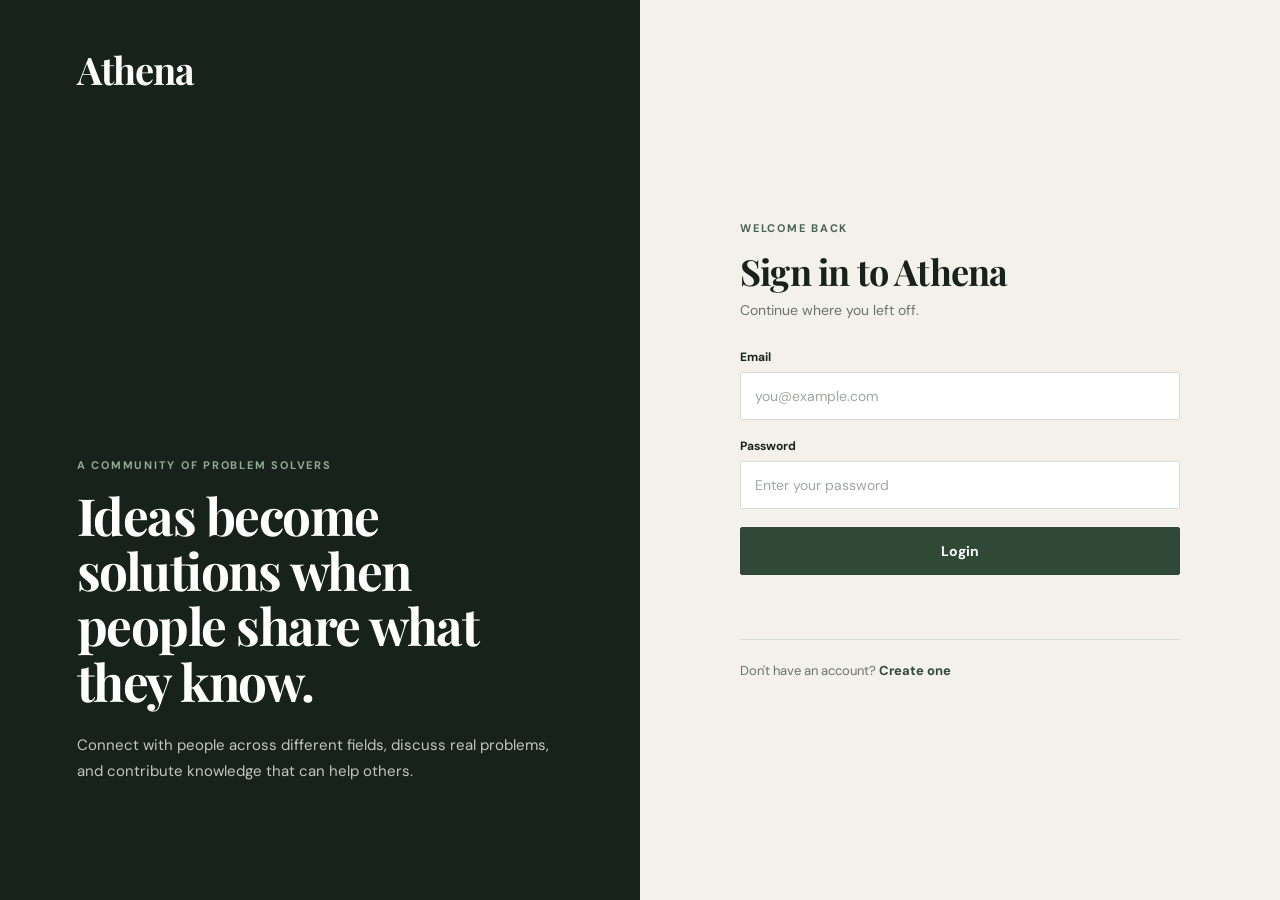
<file: frontend/index.html>
<!DOCTYPE html>
<html lang="en">
<head>
    <meta charset="UTF-8">
    <meta name="viewport" content="width=device-width, initial-scale=1.0">
    <title>Athena</title>
    <link rel="stylesheet" href="assets/css/style.css">
</head>
<body>
    <header>
        <div>
            <h1>Athena</h1>
            <p id="userGreeting"></p>
        </div>
    </header>

    <nav>
        <button class="navButton" data-section="overview">Overview</button>
        <button class="navButton" data-section="role">My Role</button>
        <button class="navButton" data-section="problems">Problems</button>
        <button class="navButton" data-section="solved">Solved Problems</button>
        <button class="navButton" data-section="settings">Settings</button>
    </nav>

    <main>
        <section id="overview" class="appSection">
            <h2>Overview</h2>
            <p>Welcome to Athena.</p>

            <div id="overviewProblems">
                <p>Loading problems...</p>
            </div>
        </section>

        <section id="role" class="appSection" hidden>
            <h2>My Role</h2>
            <p id="roleInformation"></p>

            <div id="roleProblems">
                <p>Loading role problems...</p>
            </div>
        </section>

        <section id="problems" class="appSection" hidden>
            <h2>Problems</h2>

            <button id="createProblemButton" type="button">
                Create Problem
            </button>

            <div id="problemFormContainer" hidden>
                <h3>Post a Problem</h3>

                <form id="problemForm">
                    <input
                        type="text"
                        id="problemTitle"
                        placeholder="Problem title"
                        required
                    >

                    <textarea
                        id="problemDescription"
                        placeholder="Describe your problem"
                        required
                    ></textarea>

                    <label for="problemImage1">Image 1</label>
                    <input
                        type="file"
                        id="problemImage1"
                        accept="image/*"
                        required
                    >

                    <label for="problemImage2">Image 2</label>
                    <input
                        type="file"
                        id="problemImage2"
                        accept="image/*"
                    >

                    <label for="problemImage3">Image 3</label>
                    <input
                        type="file"
                        id="problemImage3"
                        accept="image/*"
                    >

                    <label for="problemImage4">Image 4</label>
                    <input
                        type="file"
                        id="problemImage4"
                        accept="image/*"
                    >

                    <button type="submit">Post Problem</button>

                    <p id="problemMessage"></p>
                </form>
            </div>

            <div id="problemsFeed">
                <p>Loading problems...</p>
            </div>
        </section>

        <section id="problemDetail" class="appSection" hidden>
            <button id="backToProblemsButton" type="button">
                Back to Problems
            </button>

            <div id="problemDetailContent">
                <p>Loading problem...</p>
            </div>
        </section>

        <section id="solved" class="appSection" hidden>
            <h2>Solved Problems</h2>

            <div id="solvedProblems">
                <p>Loading solved problems...</p>
            </div>
        </section>

        <section id="settings" class="appSection" hidden>
            <h2>Settings</h2>
            <button id="settingsLogoutButton">Logout</button>
        </section>
    </main>

    <script src="assets/js/index.js"></script>
</body>
</html>
</file>
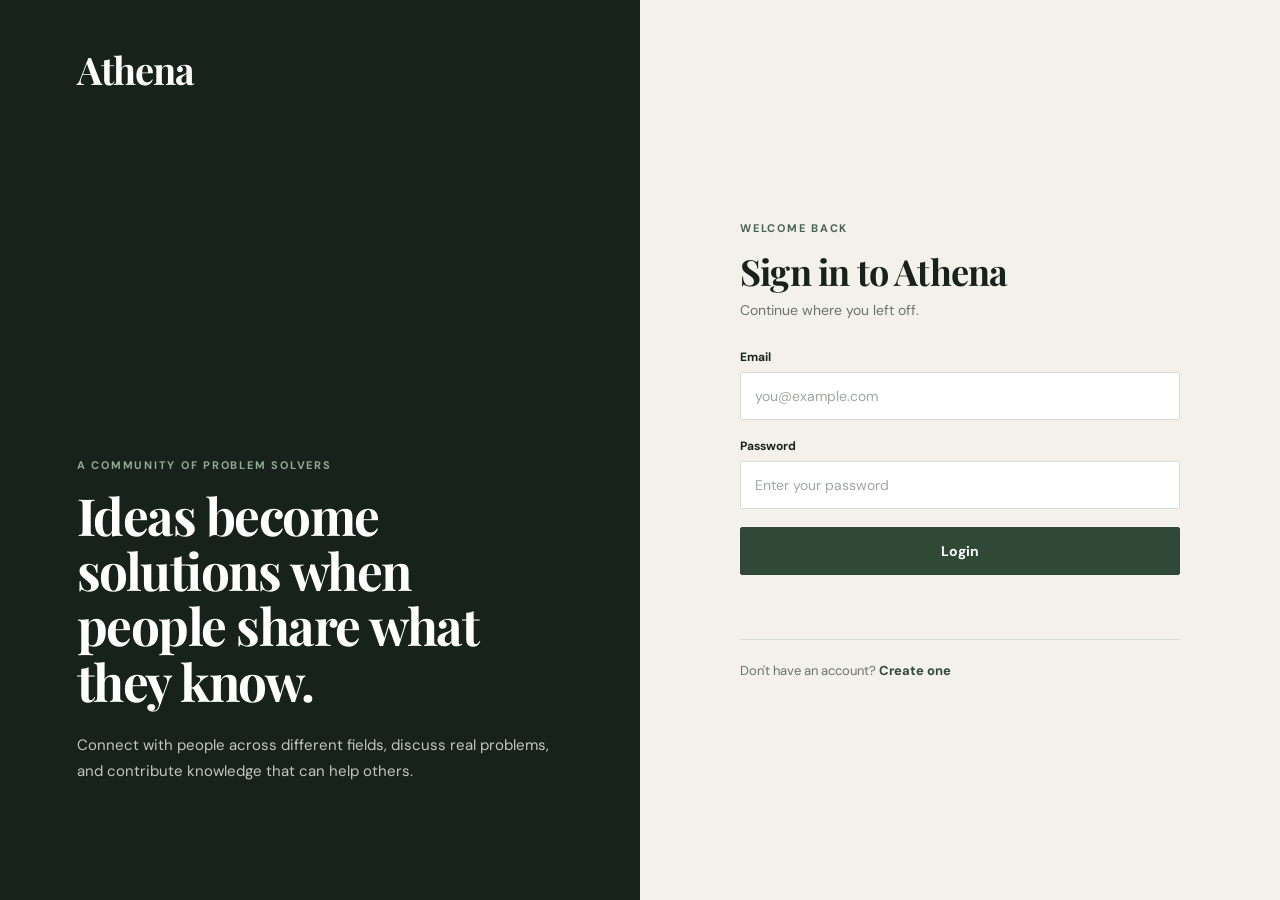
<file: frontend/login.html>
<!DOCTYPE html>
<html lang="en">
<head>
    <meta charset="UTF-8">
    <meta name="viewport" content="width=device-width, initial-scale=1.0">
    <title>Athena - Login</title>
    <link rel="stylesheet" href="assets/css/auth.css">
</head>
<body>
    <main class="authPage">
        <section class="authIntro">
            <a href="index.html" class="brand">Athena</a>

            <div class="introContent">
                <p class="eyebrow">A COMMUNITY OF PROBLEM SOLVERS</p>
                <h1>Ideas become solutions when people share what they know.</h1>
                <p>
                    Connect with people across different fields, discuss real problems,
                    and contribute knowledge that can help others.
                </p>
            </div>
        </section>

        <section class="authPanel">
            <div class="authCard">
                <div class="authHeader">
                    <p class="eyebrow">WELCOME BACK</p>
                    <h2>Sign in to Athena</h2>
                    <p>Continue where you left off.</p>
                </div>

                <form id="loginForm">
                    <div class="field">
                        <label for="email">Email</label>
                        <input
                            type="email"
                            id="email"
                            placeholder="you@example.com"
                            required
                        >
                    </div>

                    <div class="field">
                        <label for="password">Password</label>
                        <input
                            type="password"
                            id="password"
                            placeholder="Enter your password"
                            required
                        >
                    </div>

                    <button type="submit" class="primaryButton">
                        Login
                    </button>

                    <p id="message"></p>
                </form>

                <p class="authSwitch">
                    Don't have an account?
                    <a href="signup.html">Create one</a>
                </p>
            </div>
        </section>
    </main>

    <script src="assets/js/login.js"></script>
</body>
</html>
</file>
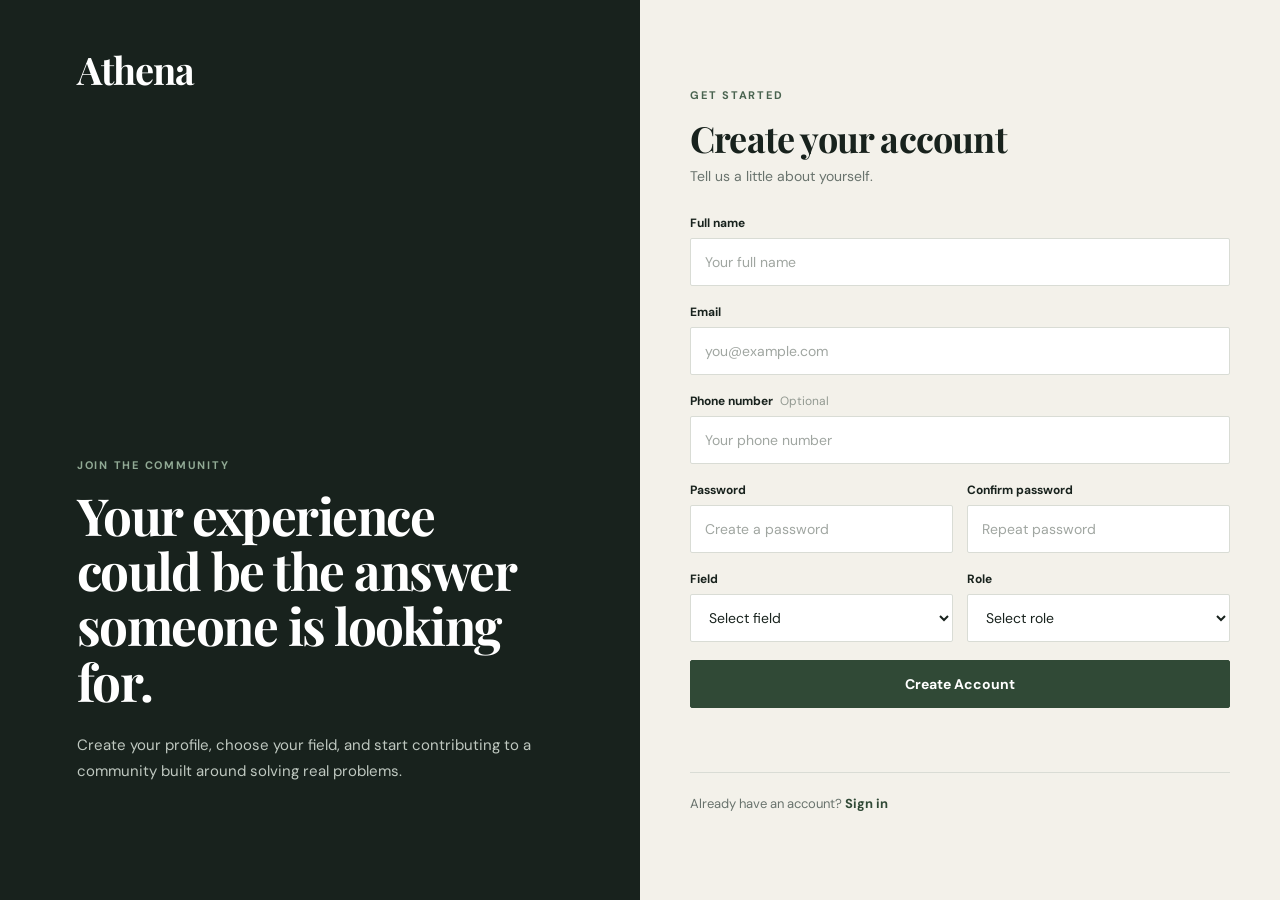
<file: frontend/signup.html>
<!DOCTYPE html>
<html lang="en">
<head>
    <meta charset="UTF-8">
    <meta name="viewport" content="width=device-width, initial-scale=1.0">
    <title>Athena - Sign Up</title>
    <link rel="stylesheet" href="assets/css/auth.css">
</head>
<body>
    <main class="authPage">
        <section class="authIntro">
            <a href="index.html" class="brand">Athena</a>

            <div class="introContent">
                <p class="eyebrow">JOIN THE COMMUNITY</p>
                <h1>Your experience could be the answer someone is looking for.</h1>
                <p>
                    Create your profile, choose your field, and start contributing
                    to a community built around solving real problems.
                </p>
            </div>
        </section>

        <section class="authPanel">
            <div class="authCard signupCard">
                <div class="authHeader">
                    <p class="eyebrow">GET STARTED</p>
                    <h2>Create your account</h2>
                    <p>Tell us a little about yourself.</p>
                </div>

                <form id="signupForm">
                    <div class="field">
                        <label for="fullName">Full name</label>
                        <input
                            type="text"
                            id="fullName"
                            placeholder="Your full name"
                            required
                        >
                    </div>

                    <div class="field">
                        <label for="email">Email</label>
                        <input
                            type="email"
                            id="email"
                            placeholder="you@example.com"
                            required
                        >
                    </div>

                    <div class="field">
                        <label for="phone">Phone number <span>Optional</span></label>
                        <input
                            type="tel"
                            id="phone"
                            placeholder="Your phone number"
                        >
                    </div>

                    <div class="formRow">
                        <div class="field">
                            <label for="password">Password</label>
                            <input
                                type="password"
                                id="password"
                                placeholder="Create a password"
                                required
                            >
                        </div>

                        <div class="field">
                            <label for="confirmPassword">Confirm password</label>
                            <input
                                type="password"
                                id="confirmPassword"
                                placeholder="Repeat password"
                                required
                            >
                        </div>
                    </div>

                    <div class="formRow">
                        <div class="field">
                            <label for="category">Field</label>
                            <select id="category" required>
                                <option value="">Select field</option>
                                <option value="Software">Software</option>
                                <option value="Agriculture">Agriculture</option>
                                <option value="Healthcare">Healthcare</option>
                            </select>
                        </div>

                        <div class="field">
                            <label for="role">Role</label>
                            <select id="role" required>
                                <option value="">Select role</option>
                            </select>
                        </div>
                    </div>

                    <button type="submit" class="primaryButton">
                        Create Account
                    </button>

                    <p id="message"></p>
                </form>

                <p class="authSwitch">
                    Already have an account?
                    <a href="login.html">Sign in</a>
                </p>
            </div>
        </section>
    </main>

    <script src="assets/js/signup.js"></script>
</body>
</html>
</file>
<file: frontend/assets/css/style.css>
@import url("https://fonts.googleapis.com/css2?family=DM+Sans:wght@400;500;600;700&family=Playfair+Display:wght@600;700&display=swap");

:root {
    --ink: #18221d;
    --muted: #69736d;
    --soft: #f3f1ea;
    --paper: #fbfaf6;
    --white: #ffffff;
    --line: #dedfd7;
    --green: #49634f;
    --green-dark: #304936;
    --green-soft: #e7eee7;
    --red: #b44d43;
    --red-soft: #f5e5e2;
}

* {
    box-sizing: border-box;
    margin: 0;
    padding: 0;
}

html {
    scroll-behavior: smooth;
}

body {
    font-family: "DM Sans", sans-serif;
    background: var(--soft);
    color: var(--ink);
    min-height: 100vh;
    line-height: 1.55;
}

button,
input,
textarea {
    font-family: inherit;
}

button {
    cursor: pointer;
}

header {
    background: var(--ink);
    color: var(--white);
    padding: 32px max(5vw, 28px) 28px;
    border-bottom: 4px solid var(--green);
}

header h1 {
    font-family: "Playfair Display", serif;
    font-size: clamp(34px, 5vw, 48px);
    font-weight: 700;
    letter-spacing: -1.5px;
    line-height: 1;
    margin-bottom: 10px;
}

header p {
    color: #bfc8c0;
    font-size: 14px;
}

nav {
    background: var(--white);
    border-bottom: 1px solid var(--line);
    padding: 0 max(5vw, 28px);
    display: flex;
    gap: 4px;
    overflow-x: auto;
    scrollbar-width: none;
}

nav::-webkit-scrollbar {
    display: none;
}

.navButton {
    position: relative;
    border: 0;
    background: transparent;
    color: var(--muted);
    padding: 17px 14px 15px;
    border-radius: 0;
    font-size: 14px;
    font-weight: 600;
    white-space: nowrap;
    transition: color 0.2s ease;
}

.navButton::after {
    content: "";
    position: absolute;
    left: 14px;
    right: 14px;
    bottom: 0;
    height: 2px;
    background: var(--green);
    transform: scaleX(0);
    transition: transform 0.2s ease;
}

.navButton:hover {
    background: transparent;
    color: var(--ink);
}

.navButton:hover::after {
    transform: scaleX(1);
}

main {
    width: min(1040px, calc(100% - 48px));
    margin: 44px auto 80px;
}

.appSection {
    background: transparent;
    border: 0;
    border-radius: 0;
    padding: 0;
    margin-bottom: 36px;
}

.appSection h2 {
    font-family: "Playfair Display", serif;
    font-size: clamp(30px, 4vw, 40px);
    line-height: 1.1;
    letter-spacing: -0.7px;
    margin-bottom: 8px;
}

.appSection > p {
    color: var(--muted);
    font-size: 15px;
    margin-bottom: 28px;
}

#overviewProblems,
#roleProblems,
#problemsFeed,
#solvedProblems {
    display: grid;
    gap: 18px;
    margin-top: 28px;
}

.problemCard {
    position: relative;
    background: var(--white);
    border: 1px solid var(--line);
    border-radius: 3px;
    padding: 28px 30px;
    cursor: pointer;
    transition: border-color 0.2s ease, transform 0.2s ease;
}

.problemCard::before {
    content: "";
    position: absolute;
    left: -1px;
    top: -1px;
    bottom: -1px;
    width: 3px;
    background: var(--green);
    transform: scaleY(0);
    transition: transform 0.2s ease;
}

.problemCard:hover {
    border-color: #bdc5bd;
    transform: translateX(3px);
}

.problemCard:hover::before {
    transform: scaleY(1);
}

.problemTag {
    display: inline-block;
    background: transparent;
    color: var(--green);
    padding: 0;
    border-radius: 0;
    font-size: 11px;
    font-weight: 700;
    letter-spacing: 0.14em;
    margin-bottom: 12px;
}

.problemCard h3 {
    font-family: "Playfair Display", serif;
    font-size: 24px;
    line-height: 1.25;
    letter-spacing: -0.3px;
    margin-bottom: 12px;
}

.problemCard p {
    color: var(--muted);
    font-size: 14px;
    line-height: 1.65;
    margin-bottom: 6px;
}

.problemCard p:nth-last-of-type(1) {
    color: #929991;
    font-size: 12px;
}

.problemImages {
    display: grid;
    grid-template-columns: repeat(auto-fit, minmax(150px, 1fr));
    gap: 8px;
    margin-top: 22px;
}

.problemImages img {
    width: 100%;
    height: 190px;
    object-fit: cover;
    border-radius: 2px;
    display: block;
}

button {
    border: 1px solid var(--green-dark);
    border-radius: 3px;
    background: var(--green-dark);
    color: var(--white);
    padding: 11px 18px;
    font-size: 14px;
    font-weight: 600;
    transition: background 0.2s ease, border-color 0.2s ease;
}

button:hover {
    background: var(--green);
    border-color: var(--green);
}

button:disabled {
    opacity: 0.5;
    cursor: not-allowed;
}

#problemFormContainer {
    background: var(--paper);
    border: 1px solid var(--line);
    border-radius: 3px;
    padding: 28px;
    margin-top: 18px;
}

#problemFormContainer h3 {
    font-family: "Playfair Display", serif;
    font-size: 24px;
    margin-bottom: 20px;
}

form {
    display: flex;
    flex-direction: column;
    gap: 13px;
}

input,
textarea {
    width: 100%;
    border: 1px solid #cfd3cc;
    border-radius: 2px;
    padding: 13px 14px;
    font-size: 14px;
    background: var(--white);
    color: var(--ink);
    transition: border-color 0.2s ease;
}

input::placeholder,
textarea::placeholder {
    color: #9aa19b;
}

textarea {
    min-height: 125px;
    resize: vertical;
}

input:focus,
textarea:focus {
    outline: none;
    border-color: var(--green);
}

label {
    font-size: 12px;
    font-weight: 700;
    color: var(--muted);
    letter-spacing: 0.03em;
}

#problemMessage,
#completionMessage,
#commentMessage {
    color: var(--muted);
    font-size: 13px;
}

#problemDetail {
    max-width: 820px;
}

#backToProblemsButton {
    background: transparent;
    color: var(--green-dark);
    border: 0;
    padding: 0;
    margin-bottom: 30px;
}

#backToProblemsButton:hover {
    background: transparent;
    color: var(--green);
}

#problemDetailContent {
    background: var(--white);
    border: 1px solid var(--line);
    padding: clamp(24px, 5vw, 42px);
}

#problemDetailContent > .problemTag {
    margin-bottom: 16px;
}

#problemDetailContent > h2 {
    font-family: "Playfair Display", serif;
    font-size: clamp(32px, 5vw, 46px);
    line-height: 1.12;
    letter-spacing: -1px;
    margin-bottom: 22px;
}

#problemDetailContent > p {
    color: var(--muted);
    line-height: 1.7;
    margin-bottom: 9px;
}

.problemDetailImages {
    display: grid;
    grid-template-columns: repeat(auto-fit, minmax(220px, 1fr));
    gap: 10px;
    margin: 28px 0 34px;
}

.problemDetailImages img {
    width: 100%;
    max-height: 360px;
    object-fit: cover;
    display: block;
}

#problemDetailContent h3 {
    font-family: "Playfair Display", serif;
    font-size: 24px;
    margin-top: 36px;
    margin-bottom: 15px;
}

#likeButton {
    background: transparent;
    color: var(--red);
    border-color: #d9b1ad;
    margin-right: 10px;
}

#likeButton:hover {
    background: var(--red-soft);
    border-color: var(--red);
}

#likeCount {
    color: var(--muted);
    font-size: 13px;
}

#completionInput,
#commentInput {
    min-height: 115px;
}

#commentsContainer {
    display: grid;
    gap: 0;
    margin-top: 20px;
    border-top: 1px solid var(--line);
}

.commentCard {
    background: transparent;
    border: 0;
    border-bottom: 1px solid var(--line);
    border-radius: 0;
    padding: 20px 4px;
}

.commentCard strong {
    display: block;
    color: var(--ink);
    font-size: 14px;
    margin-bottom: 5px;
}

.commentCard p {
    color: var(--muted);
    font-size: 14px;
    line-height: 1.65;
    margin-bottom: 7px;
}

.commentCard small {
    color: #9aa19b;
    font-size: 11px;
}

#solvedProblems .problemCard {
    border-left: 3px solid var(--green);
}

#solvedProblems .problemCard::before {
    display: none;
}

#solvedProblems .problemTag {
    color: var(--green);
}

#solvedProblems .problemCard h3 {
    margin-bottom: 10px;
}

#settingsLogoutButton {
    background: transparent;
    color: var(--red);
    border-color: #d9b1ad;
    margin-top: 10px;
}

#settingsLogoutButton:hover {
    background: var(--red-soft);
    border-color: var(--red);
}

@media (max-width: 700px) {
    header {
        padding: 26px 20px 24px;
    }

    header h1 {
        font-size: 38px;
    }

    nav {
        padding: 0 16px;
    }

    .navButton {
        padding: 15px 12px 13px;
        font-size: 13px;
    }

    main {
        width: calc(100% - 32px);
        margin: 30px auto 60px;
    }

    .problemCard {
        padding: 22px;
    }

    .problemCard h3 {
        font-size: 21px;
    }

    .problemImages {
        grid-template-columns: 1fr;
    }

    .problemImages img {
        height: 230px;
    }

    #problemFormContainer {
        padding: 20px;
    }

    #problemDetailContent {
        padding: 24px 20px;
    }

    .problemDetailImages {
        grid-template-columns: 1fr;
    }
}
</file>
<file: frontend/assets/css/auth.css>
@import url("https://fonts.googleapis.com/css2?family=DM+Sans:wght@400;500;600;700&family=Playfair+Display:wght@600;700&display=swap");

:root {
    --ink: #18221d;
    --muted: #69736d;
    --paper: #f3f1ea;
    --white: #ffffff;
    --line: #d9dcd5;
    --green: #49634f;
    --green-dark: #304936;
    --red: #b44d43;
}

* {
    box-sizing: border-box;
    margin: 0;
    padding: 0;
}

body {
    font-family: "DM Sans", sans-serif;
    background: var(--paper);
    color: var(--ink);
    min-height: 100vh;
}

.authPage {
    min-height: 100vh;
    display: grid;
    grid-template-columns: 1fr 1fr;
}

.authIntro {
    background: var(--ink);
    color: var(--white);
    padding: 44px max(6vw, 40px);
    display: flex;
    flex-direction: column;
    justify-content: space-between;
}

.brand {
    color: var(--white);
    text-decoration: none;
    font-family: "Playfair Display", serif;
    font-size: 38px;
    font-weight: 700;
    letter-spacing: -1px;
}

.introContent {
    max-width: 540px;
    padding-bottom: 8vh;
}

.eyebrow {
    color: var(--green);
    font-size: 11px;
    font-weight: 700;
    letter-spacing: 0.16em;
    margin-bottom: 16px;
}

.authIntro .eyebrow {
    color: #91aa95;
}

.introContent h1 {
    font-family: "Playfair Display", serif;
    font-size: clamp(38px, 4vw, 62px);
    line-height: 1.08;
    letter-spacing: -1.5px;
    margin-bottom: 24px;
}

.introContent > p:last-child {
    max-width: 480px;
    color: #bfc8c0;
    line-height: 1.7;
    font-size: 15px;
}

.authPanel {
    display: flex;
    align-items: center;
    justify-content: center;
    padding: 50px;
}

.authCard {
    width: min(440px, 100%);
}

.signupCard {
    width: min(540px, 100%);
}

.authHeader {
    margin-bottom: 30px;
}

.authHeader h2 {
    font-family: "Playfair Display", serif;
    font-size: 36px;
    line-height: 1.15;
    letter-spacing: -0.8px;
    margin-bottom: 8px;
}

.authHeader > p:last-child {
    color: var(--muted);
    font-size: 14px;
}

.authCard form {
    display: flex;
    flex-direction: column;
    gap: 18px;
}

.field {
    display: flex;
    flex-direction: column;
    gap: 7px;
}

.field label {
    color: var(--ink);
    font-size: 12px;
    font-weight: 700;
}

.field label span {
    color: #929991;
    font-weight: 400;
    margin-left: 4px;
}

.field input,
.field select {
    width: 100%;
    height: 48px;
    border: 1px solid var(--line);
    border-radius: 2px;
    background: var(--white);
    color: var(--ink);
    padding: 0 14px;
    font-family: inherit;
    font-size: 14px;
    transition: border-color 0.2s ease;
}

.field select {
    cursor: pointer;
}

.field input::placeholder {
    color: #a0a6a1;
}

.field input:focus,
.field select:focus {
    outline: none;
    border-color: var(--green);
}

.formRow {
    display: grid;
    grid-template-columns: 1fr 1fr;
    gap: 14px;
}

.primaryButton {
    width: 100%;
    height: 48px;
    border: 1px solid var(--green-dark);
    border-radius: 2px;
    background: var(--green-dark);
    color: var(--white);
    font-family: inherit;
    font-size: 14px;
    font-weight: 700;
    cursor: pointer;
    transition: background 0.2s ease;
}

.primaryButton:hover {
    background: var(--green);
    border-color: var(--green);
}

#message {
    min-height: 20px;
    color: var(--muted);
    font-size: 13px;
    line-height: 1.5;
}

.authSwitch {
    margin-top: 26px;
    padding-top: 22px;
    border-top: 1px solid var(--line);
    color: var(--muted);
    font-size: 13px;
}

.authSwitch a {
    color: var(--green-dark);
    font-weight: 700;
    text-decoration: none;
}

.authSwitch a:hover {
    text-decoration: underline;
}

@media (max-width: 850px) {
    .authPage {
        grid-template-columns: 1fr;
    }

    .authIntro {
        min-height: 340px;
        padding: 30px 24px;
    }

    .introContent {
        padding-bottom: 0;
        margin-top: 70px;
    }

    .introContent h1 {
        font-size: 40px;
    }

    .authPanel {
        padding: 42px 24px 60px;
    }
}

@media (max-width: 520px) {
    .authIntro {
        min-height: 300px;
    }

    .brand {
        font-size: 32px;
    }

    .introContent {
        margin-top: 45px;
    }

    .introContent h1 {
        font-size: 34px;
    }

    .authPanel {
        padding: 34px 20px 50px;
    }

    .authHeader h2 {
        font-size: 31px;
    }

    .formRow {
        grid-template-columns: 1fr;
    }
}
</file>
